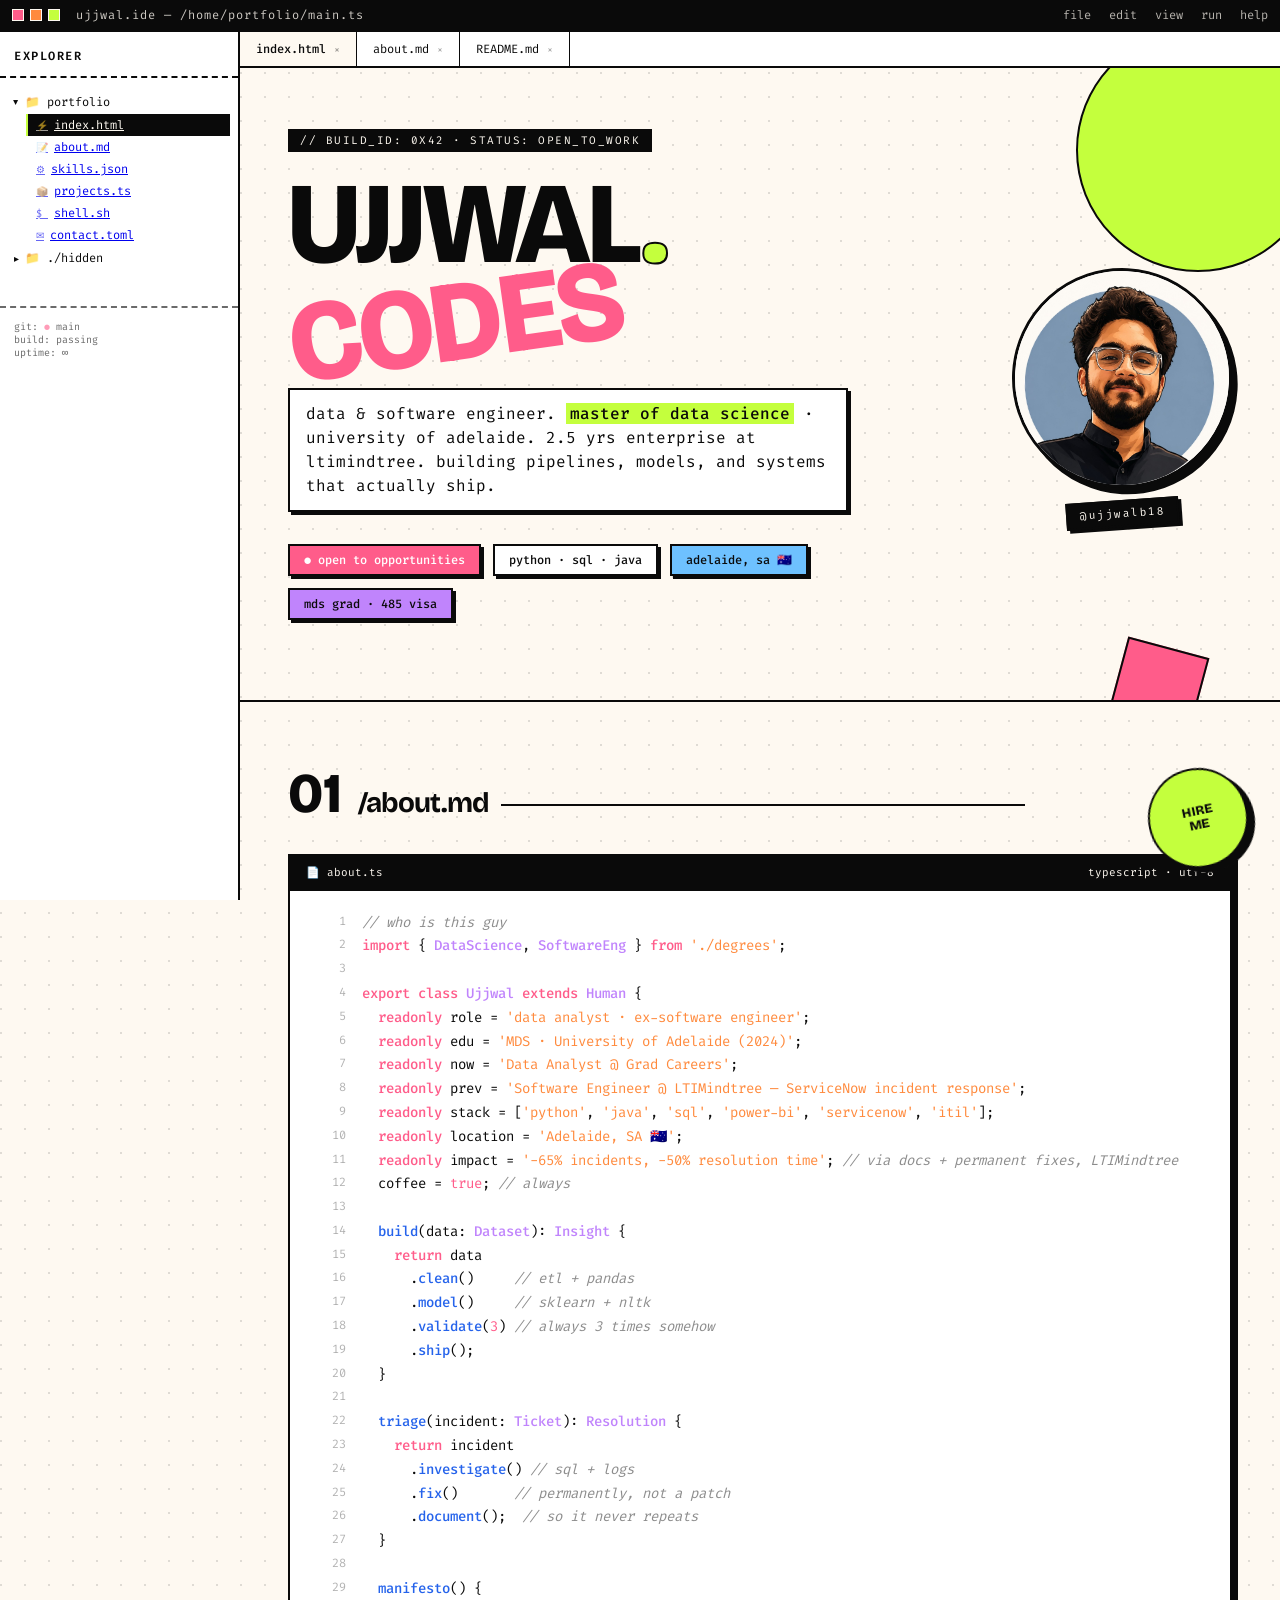
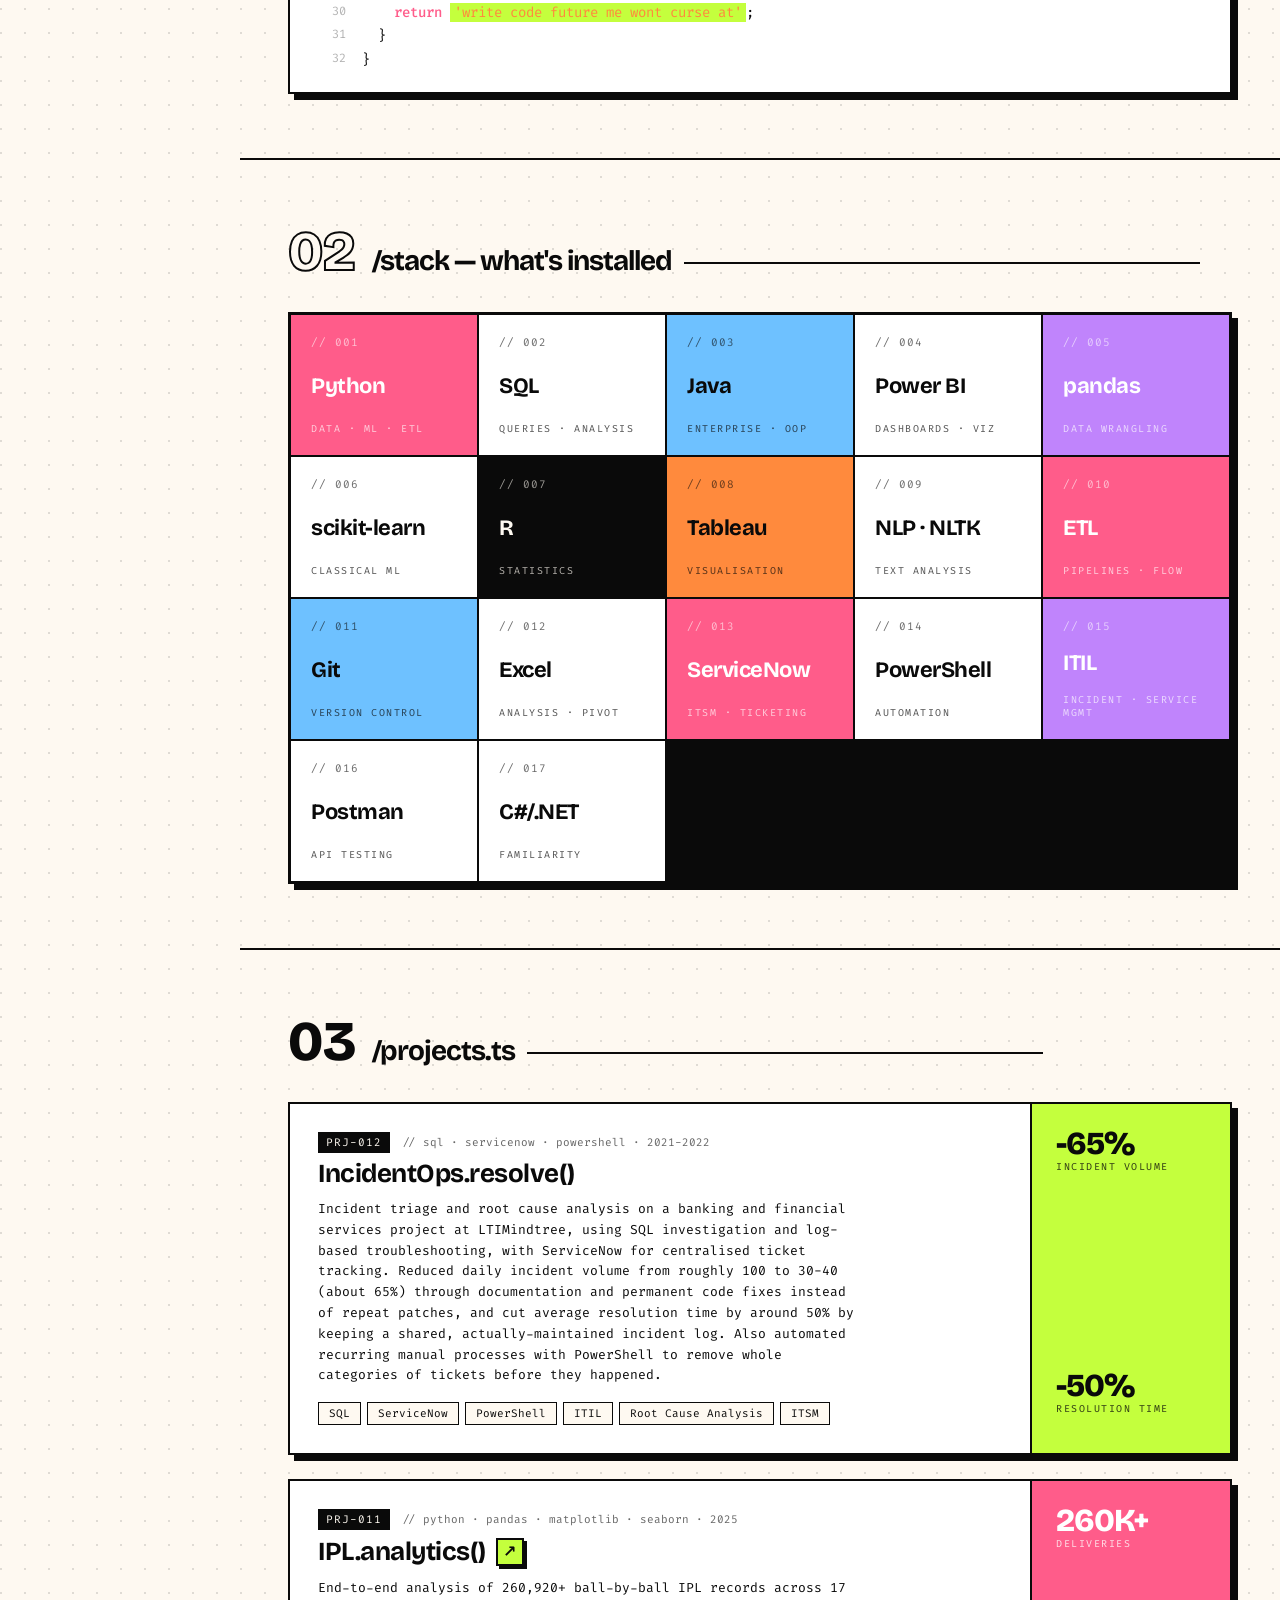
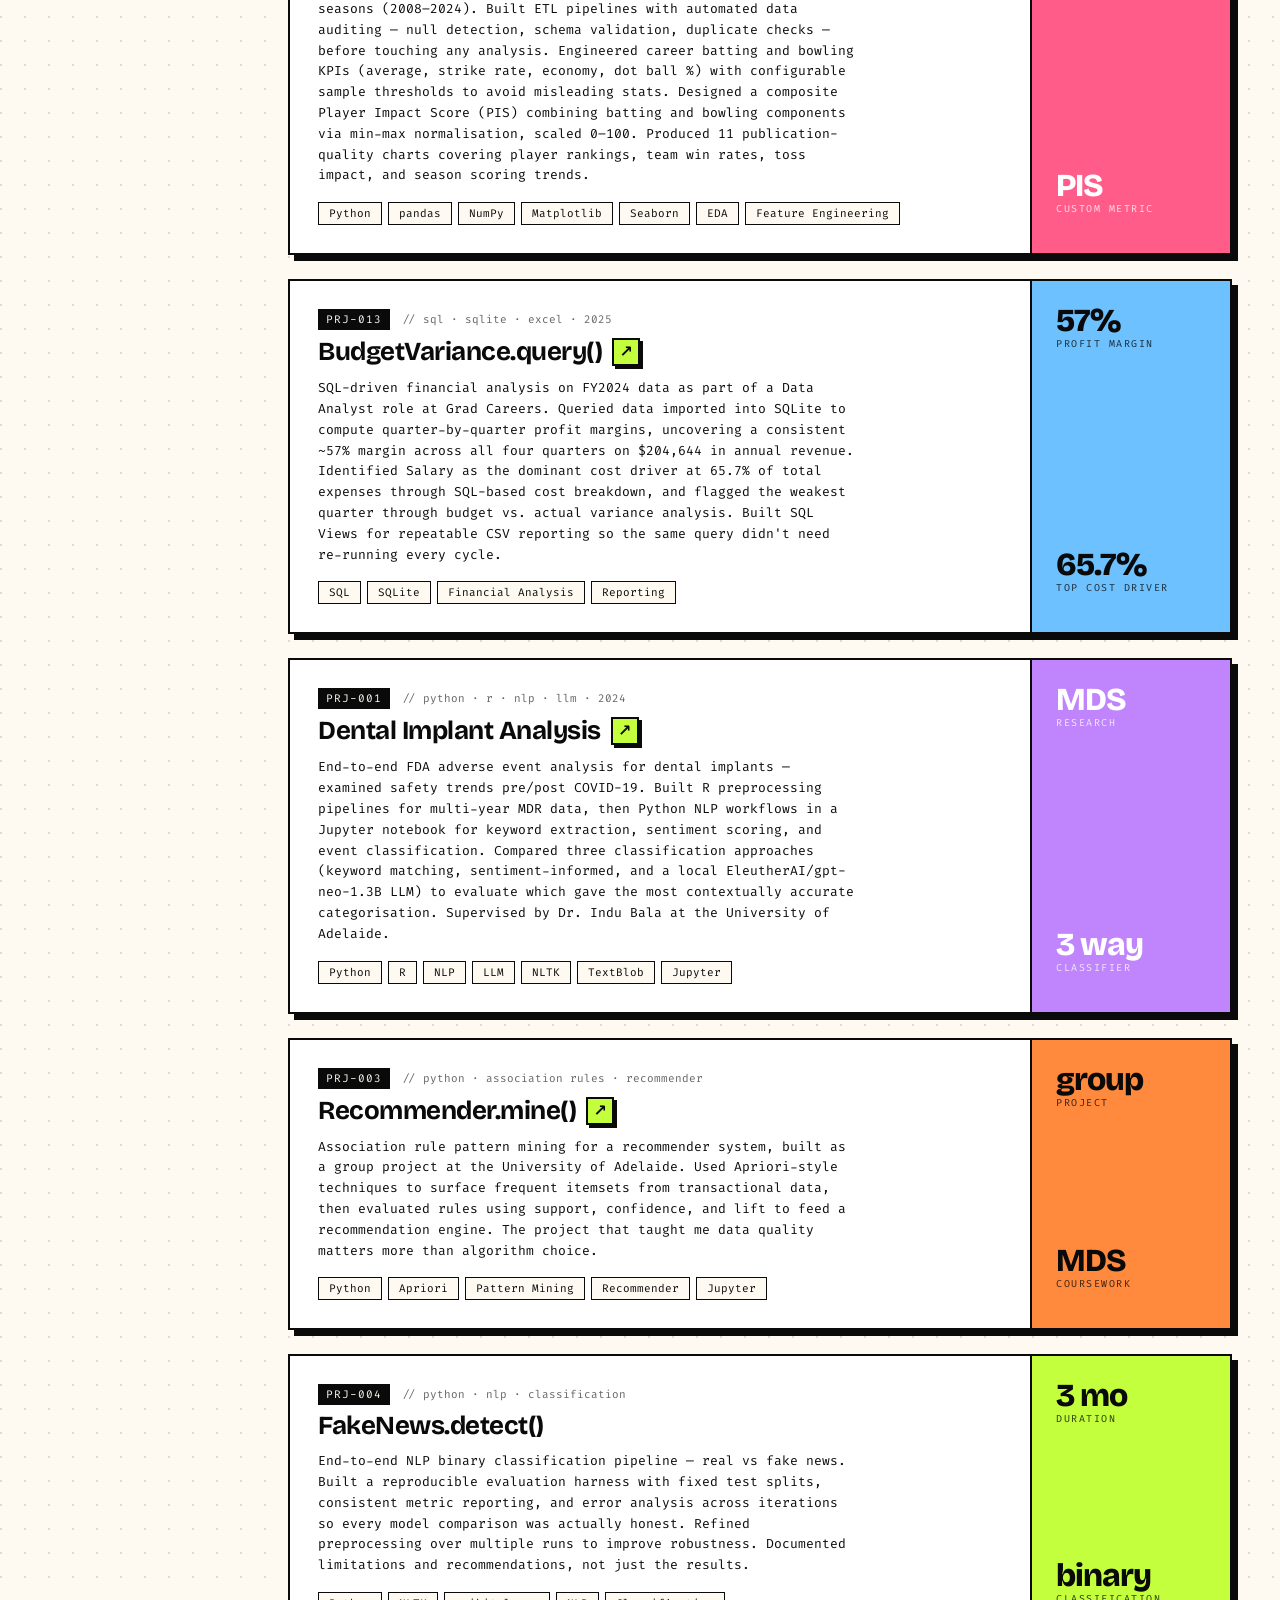
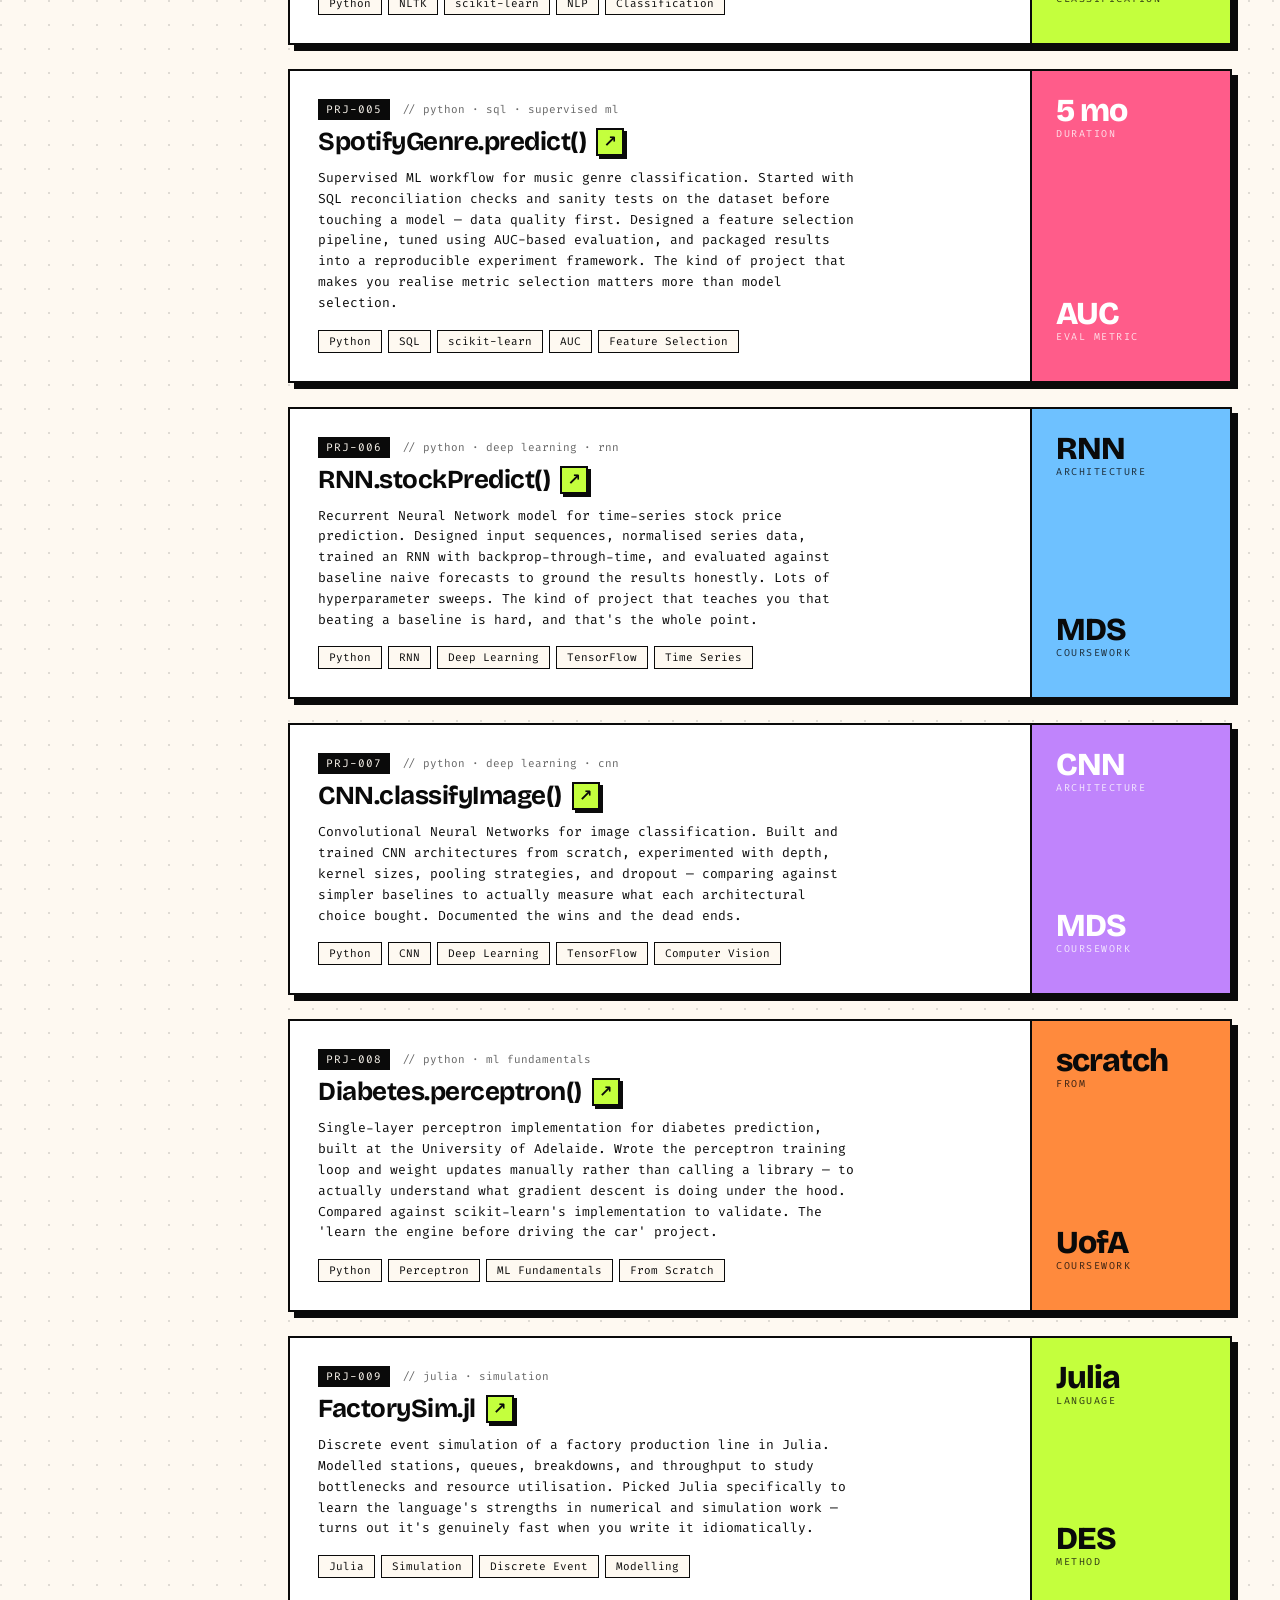
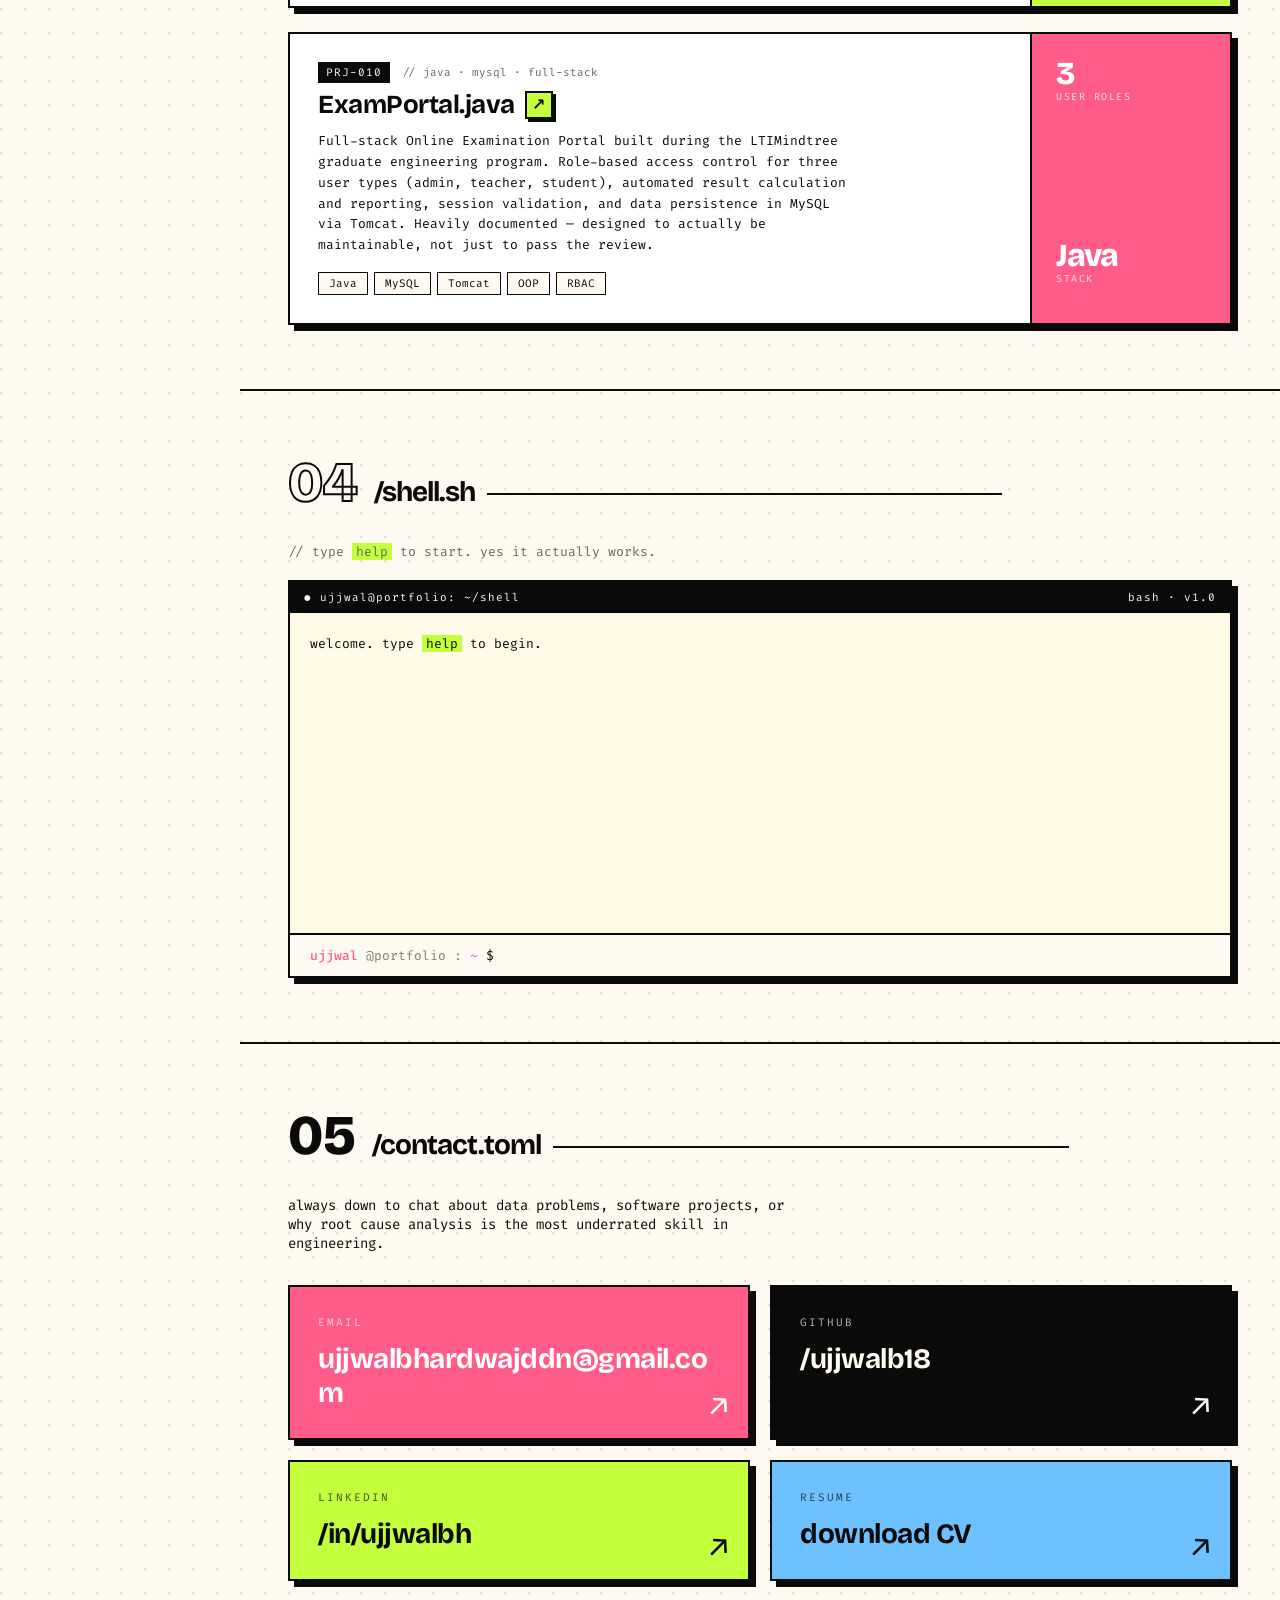
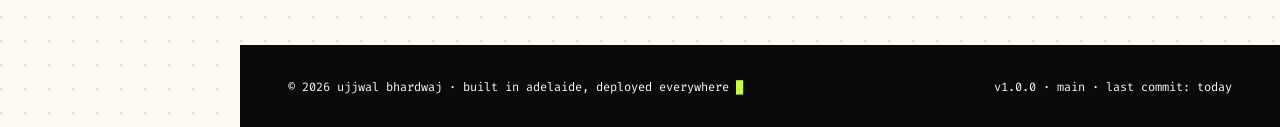
<file: index.html>
<!DOCTYPE html>
<html lang="en">
<head>
  <meta charset="UTF-8" />
  <meta name="viewport" content="width=device-width, initial-scale=1.0" />
  <title>Ujjwal Bhardwaj — Data &amp; Software Engineer</title>
  <meta name="description" content="Ujjwal Bhardwaj — Data &amp; Software Engineer. MDS from University of Adelaide, 2.5 yrs at LTIMindtree. Building pipelines, models, and systems that ship." />

  <!-- favicon (uses the avatar as a small profile icon) -->
  <link rel="icon" type="image/png" href="assets/avatar.png" />

  <!-- fonts -->
  <link rel="preconnect" href="https://fonts.googleapis.com">
  <link rel="preconnect" href="https://fonts.gstatic.com" crossorigin>
  <link href="https://fonts.googleapis.com/css2?family=Fira+Code:wght@300;400;500;600&family=Bricolage+Grotesque:wght@400;700;900&display=swap" rel="stylesheet">

  <!-- styles, in cascade order -->
  <link rel="stylesheet" href="css/variables.css" />
  <link rel="stylesheet" href="css/base.css" />
  <link rel="stylesheet" href="css/layout.css" />
  <link rel="stylesheet" href="css/components.css" />
  <link rel="stylesheet" href="css/sections.css" />
</head>
<body>

  <!-- ============================================
       Each <div data-component="X"> placeholder
       is replaced at runtime by /components/X.html
       ============================================ -->

  <div data-component="topbar"></div>

  <div class="ide">
    <div data-component="sidebar"></div>

    <main class="main">
      <div data-component="tabs"></div>
      <div data-component="hero"></div>
      <div data-component="about"></div>
      <div data-component="skills"></div>
      <div data-component="projects"></div>
      <div data-component="terminal"></div>
      <div data-component="contact"></div>
      <div data-component="footer"></div>
    </main>
  </div>

  <!-- floating sticker + popup (outside ide grid so it overlays) -->
  <div data-component="sticker"></div>

  <script type="module" src="js/main.js"></script>
</body>
</html>
</file>
<file: css/variables.css>
/* =========================================
   DESIGN TOKENS
   Edit colors, fonts, and shadows here.
   These cascade everywhere else in the site.
   ========================================= */

:root {
  /* color palette */
  --bg: #fef9f1;        /* cream paper background */
  --ink: #0a0a0a;       /* near-black, all borders + text */
  --paper: #ffffff;     /* card surfaces */

  /* accent colors */
  --rose: #ff5c8a;      /* hot pink */
  --acid: #c4ff3d;      /* highlighter green */
  --sky: #6ec1ff;       /* powder blue */
  --orange: #ff8a3d;    /* warm orange */
  --violet: #c084fc;    /* lavender */

  /* shadows (offset, no blur — brutalist style) */
  --shadow: 6px 6px 0 var(--ink);
  --shadow-sm: 3px 3px 0 var(--ink);

  /* type stack */
  --mono: 'Fira Code', ui-monospace, monospace;
  --display: 'Bricolage Grotesque', system-ui, sans-serif;
}
</file>
<file: css/base.css>
/* =========================================
   BASE
   Reset + body baseline + global animations.
   ========================================= */

* {
  box-sizing: border-box;
  margin: 0;
  padding: 0;
}

html, body {
  background: var(--bg);
  color: var(--ink);
  font-family: var(--mono);
  overflow-x: hidden;
}

body {
  background-image:
    radial-gradient(circle at 1px 1px, rgba(0, 0, 0, 0.12) 1px, transparent 0);
  background-size: 24px 24px;
  min-height: 100vh;
}

/* shared blink animation, used in a few places */
@keyframes blink {
  50% { opacity: 0; }
}
</file>
<file: css/layout.css>
/* =========================================
   LAYOUT
   The IDE chrome — topbar, sidebar, tabs, foot.
   ========================================= */

/* ---------- TOPBAR ---------- */
.topbar {
  display: flex;
  align-items: center;
  border-bottom: 2px solid var(--ink);
  background: var(--ink);
  color: var(--bg);
  font-size: 12px;
  height: 32px;
  padding: 0 12px;
  gap: 16px;
  position: sticky;
  top: 0;
  z-index: 100;
}
.topbar .dots { display: flex; gap: 6px; }
.topbar .dots span {
  width: 12px;
  height: 12px;
  border: 1.5px solid var(--bg);
}
.topbar .dots span:nth-child(1) { background: var(--rose); }
.topbar .dots span:nth-child(2) { background: var(--orange); }
.topbar .dots span:nth-child(3) { background: var(--acid); }
.topbar .title { letter-spacing: 1px; opacity: 0.8; }
.topbar .menu { display: flex; gap: 18px; margin-left: auto; }
.topbar .menu span { opacity: 0.7; }

/* ---------- IDE GRID ---------- */
.ide {
  display: grid;
  grid-template-columns: 240px 1fr;
  min-height: calc(100vh - 32px);
}
.main { display: flex; flex-direction: column; min-width: 0; }

/* ---------- SIDEBAR ---------- */
.sidebar {
  border-right: 2px solid var(--ink);
  background: var(--paper);
  padding: 16px 0;
  position: sticky;
  top: 32px;
  height: calc(100vh - 32px);
  overflow-y: auto;
  font-size: 12px;
}
.sidebar-head {
  padding: 0 14px 12px;
  text-transform: uppercase;
  letter-spacing: 1.5px;
  font-weight: 600;
  border-bottom: 2px dashed var(--ink);
  margin-bottom: 8px;
}
.tree { padding: 4px 8px; }
.tree-folder {
  cursor: pointer;
  padding: 4px 6px;
  user-select: none;
  display: flex;
  align-items: center;
  gap: 6px;
}
.tree-folder:hover { background: var(--acid); }
.tree-folder .arrow {
  display: inline-block;
  transition: transform 0.2s;
  font-size: 10px;
}
.tree-folder.open .arrow { transform: rotate(90deg); }
.tree-children { padding-left: 18px; display: none; }
.tree-folder.open + .tree-children { display: block; }
.tree-file {
  cursor: pointer;
  padding: 3px 8px;
  display: flex;
  align-items: center;
  gap: 6px;
  border-left: 2px solid transparent;
}
.tree-file:hover {
  background: var(--bg);
  border-left-color: var(--rose);
}
.tree-file.active {
  background: var(--ink);
  color: var(--bg);
  border-left-color: var(--acid);
}
.tree-file .icon { font-size: 10px; opacity: 0.6; }
.sidebar-footer {
  margin-top: 32px;
  padding: 12px 14px;
  border-top: 2px dashed var(--ink);
  font-size: 10px;
  opacity: 0.6;
}
.sidebar-footer .blink {
  color: var(--rose);
  animation: blink 1s steps(2) infinite;
}

/* ---------- TABS ---------- */
.tabs {
  display: flex;
  border-bottom: 2px solid var(--ink);
  background: var(--paper);
  overflow-x: auto;
  height: 36px;
}
.tab {
  padding: 0 16px;
  display: flex;
  align-items: center;
  gap: 8px;
  font-size: 12px;
  border-right: 1.5px solid var(--ink);
  white-space: nowrap;
}
.tab.active { background: var(--bg); font-weight: 500; }
.tab .x { opacity: 0.4; font-size: 10px; }

/* ---------- BLOCK SECTIONS ---------- */
.block {
  padding: 64px 48px;
  border-bottom: 2px solid var(--ink);
}
.block-head {
  display: flex;
  align-items: baseline;
  gap: 16px;
  margin-bottom: 32px;
}
.block-num {
  font-family: var(--display);
  font-size: 56px;
  font-weight: 900;
  line-height: 1;
}
.block-num.outline {
  color: transparent;
  -webkit-text-stroke: 2px var(--ink);
}
.block-title {
  font-family: var(--display);
  font-size: 28px;
  font-weight: 700;
  letter-spacing: -1px;
  flex: 1;
}
.block-title::after {
  content: '';
  display: inline-block;
  width: 60%;
  height: 2px;
  background: var(--ink);
  margin-left: 12px;
  vertical-align: middle;
}

/* ---------- FOOTER ---------- */
.foot {
  padding: 32px 48px;
  background: var(--ink);
  color: var(--bg);
  display: flex;
  justify-content: space-between;
  align-items: center;
  font-size: 12px;
}
.foot .blink {
  color: var(--acid);
  animation: blink 1s steps(2) infinite;
}

/* ---------- RESPONSIVE ---------- */
@media (max-width: 880px) {
  .ide { grid-template-columns: 1fr; }
  .sidebar { display: none; }
  .block { padding: 40px 24px; }
  .foot {
    flex-direction: column;
    gap: 8px;
    padding: 24px;
  }
}
</file>
<file: css/components.css>
/* =========================================
   COMPONENTS
   Reusable UI bits: pills, cards, codefile,
   terminal, sticker, popup, avatar.
   ========================================= */

/* ---------- PILLS ---------- */
.pill {
  padding: 6px 14px;
  background: var(--paper);
  border: 2px solid var(--ink);
  font-size: 12px;
  font-weight: 500;
  box-shadow: var(--shadow-sm);
}
.pill.rose   { background: var(--rose);   color: var(--paper); }
.pill.sky    { background: var(--sky); }
.pill.violet { background: var(--violet); }

/* ---------- HERO AVATAR ---------- */
.hero-grid {
  display: grid;
  grid-template-columns: 1fr auto;
  gap: 48px;
  align-items: center;
  position: relative;
  z-index: 2;
}
.hero-text { min-width: 0; }
.hero-avatar-wrap {
  display: flex;
  flex-direction: column;
  align-items: center;
  gap: 12px;
  position: relative;
  z-index: 3;
}
.hero-avatar {
  width: 220px;
  height: 220px;
  border: 3px solid var(--ink);
  background: var(--paper);
  box-shadow: var(--shadow);
  overflow: hidden;
  border-radius: 50%;
  transform: rotate(3deg);
  transition: transform 0.3s ease;
}
.hero-avatar:hover { transform: rotate(-3deg) scale(1.04); }
.hero-avatar img {
  width: 100%;
  height: 100%;
  object-fit: cover;
  display: block;
}
.avatar-label {
  background: var(--ink);
  color: var(--bg);
  padding: 4px 12px;
  font-size: 11px;
  letter-spacing: 1.5px;
  border: 2px solid var(--ink);
  box-shadow: var(--shadow-sm);
  transform: rotate(-4deg);
}

/* ---------- CODEFILE ---------- */
.codefile {
  background: var(--paper);
  border: 2px solid var(--ink);
  box-shadow: var(--shadow);
  font-size: 14px;
  line-height: 1.7;
  overflow: hidden;
}
.codefile-head {
  background: var(--ink);
  color: var(--bg);
  padding: 8px 16px;
  font-size: 11px;
  display: flex;
  justify-content: space-between;
}
.codefile-body {
  padding: 20px 24px;
  counter-reset: line;
}
.cl {
  display: grid;
  grid-template-columns: 32px 1fr;
  gap: 16px;
}
.cl::before {
  counter-increment: line;
  content: counter(line);
  color: rgba(0, 0, 0, 0.3);
  font-size: 12px;
  text-align: right;
  user-select: none;
}
.kw      { color: var(--rose);   font-weight: 500; }
.cls     { color: var(--violet); font-weight: 500; }
.fn      { color: #2563eb;       font-weight: 500; }
.str     { color: var(--orange); }
.cmt     { color: rgba(0, 0, 0, 0.45); font-style: italic; }
.num-lit { color: var(--rose); }
.hl      { background: var(--acid); padding: 0 4px; }

/* ---------- SKILL CELLS ---------- */
.skills-wall {
  display: grid;
  grid-template-columns: repeat(auto-fill, minmax(180px, 1fr));
  gap: 0;
  border: 2px solid var(--ink);
  background: var(--ink);
  box-shadow: var(--shadow);
}
.skill-cell {
  background: var(--paper);
  padding: 20px;
  margin: 1px;
  transition: all 0.2s;
  min-height: 140px;
  display: flex;
  flex-direction: column;
  justify-content: space-between;
}
.skill-cell:hover {
  background: var(--acid);
  transform: scale(1.05);
  z-index: 5;
  position: relative;
  box-shadow: var(--shadow-sm);
}
.skill-cell.rose   { background: var(--rose);   color: var(--paper); }
.skill-cell.sky    { background: var(--sky); }
.skill-cell.violet { background: var(--violet); color: var(--paper); }
.skill-cell.dark   { background: var(--ink);    color: var(--bg); }
.skill-cell.dark:hover {
  background: var(--ink);
  color: var(--acid);
  transform: scale(1.05);
}
.skill-cell.orange { background: var(--orange); }
.skill-cell .skill-num {
  font-size: 11px;
  opacity: 0.6;
  letter-spacing: 1px;
}
.skill-cell .skill-name {
  font-family: var(--display);
  font-size: 22px;
  font-weight: 700;
  line-height: 1.1;
  letter-spacing: -0.5px;
  margin: 8px 0;
}
.skill-cell .skill-cat {
  font-size: 10px;
  opacity: 0.7;
  text-transform: uppercase;
  letter-spacing: 1.5px;
}

/* ---------- PROJECT CARDS ---------- */
.projects-stack { display: grid; gap: 24px; }
.pcard {
  background: var(--paper);
  border: 2px solid var(--ink);
  box-shadow: var(--shadow);
  display: grid;
  grid-template-columns: 1fr 200px;
  overflow: hidden;
  transition: all 0.2s;
}
.pcard:hover {
  transform: translate(-3px, -3px);
  box-shadow: 9px 9px 0 var(--ink);
}
.pcard-body { padding: 28px; }
.pcard-head {
  display: flex;
  align-items: center;
  gap: 12px;
  margin-bottom: 8px;
}
.pcard-id {
  font-size: 11px;
  background: var(--ink);
  color: var(--bg);
  padding: 3px 8px;
  letter-spacing: 1px;
}
.pcard h3 {
  font-family: var(--display);
  font-size: 26px;
  font-weight: 700;
  letter-spacing: -0.5px;
  margin: 8px 0 12px;
  line-height: 1;
  display: flex;
  align-items: center;
  gap: 10px;
}
.pcard-link {
  display: inline-flex;
  align-items: center;
  justify-content: center;
  width: 28px;
  height: 28px;
  background: var(--acid);
  border: 2px solid var(--ink);
  color: var(--ink);
  text-decoration: none;
  font-size: 16px;
  font-weight: 700;
  transition: all 0.15s;
  box-shadow: var(--shadow-sm);
}
.pcard-link:hover {
  background: var(--rose);
  color: var(--paper);
  transform: translate(-2px, -2px);
  box-shadow: 5px 5px 0 var(--ink);
}
.pcard p {
  font-size: 13px;
  line-height: 1.6;
  margin-bottom: 16px;
  max-width: 540px;
}
.ptags { display: flex; gap: 6px; flex-wrap: wrap; }
.ptag {
  font-size: 11px;
  padding: 3px 10px;
  background: var(--bg);
  border: 1.5px solid var(--ink);
}
.pcard-side {
  background: var(--acid);
  border-left: 2px solid var(--ink);
  padding: 24px;
  display: flex;
  flex-direction: column;
  justify-content: space-between;
  font-size: 11px;
}
/* alternating side colors — works with 10 cards by cycling */
.pcard:nth-child(5n+2) .pcard-side { background: var(--rose);   color: var(--paper); }
.pcard:nth-child(5n+3) .pcard-side { background: var(--sky); }
.pcard:nth-child(5n+4) .pcard-side { background: var(--violet); color: var(--paper); }
.pcard:nth-child(5n+5) .pcard-side { background: var(--orange); }

.pcard-stat { margin-bottom: 14px; }
.pcard-stat .v {
  font-family: var(--display);
  font-size: 32px;
  font-weight: 900;
  line-height: 1;
  letter-spacing: -1px;
}
.pcard-stat .l {
  font-size: 10px;
  text-transform: uppercase;
  letter-spacing: 1.5px;
  opacity: 0.8;
}

/* ---------- TERMINAL ---------- */
.term-wrap {
  background: var(--paper);
  border: 2px solid var(--ink);
  box-shadow: var(--shadow);
}
.term-bar {
  background: var(--ink);
  color: var(--bg);
  padding: 8px 14px;
  font-size: 11px;
  display: flex;
  justify-content: space-between;
  letter-spacing: 1px;
}
.term-screen {
  padding: 20px;
  height: 320px;
  overflow-y: auto;
  font-size: 13px;
  line-height: 1.7;
  background: #fefae5;
}
.term-screen::-webkit-scrollbar { width: 8px; }
.term-screen::-webkit-scrollbar-thumb { background: var(--ink); }
.term-line { white-space: pre-wrap; word-break: break-word; }
.p-user { color: var(--rose);   font-weight: 500; }
.p-host { color: var(--ink);    opacity: 0.5; }
.p-path { color: var(--violet); font-weight: 500; }
.term-out .ok  { color: #16a34a; font-weight: 500; }
.term-out .err { color: var(--rose); }
.term-input-row {
  border-top: 2px solid var(--ink);
  padding: 12px 20px;
  display: flex;
  align-items: center;
  gap: 8px;
  background: var(--bg);
  font-size: 13px;
}
.term-input {
  flex: 1;
  background: transparent;
  border: 0;
  outline: 0;
  font-family: var(--mono);
  font-size: 13px;
  color: var(--ink);
  caret-color: var(--rose);
}

/* ---------- CONTACT CARDS ---------- */
.contact-mosaic {
  display: grid;
  grid-template-columns: repeat(2, 1fr);
  gap: 20px;
}
.ccard {
  border: 2px solid var(--ink);
  padding: 28px;
  background: var(--paper);
  box-shadow: var(--shadow);
  text-decoration: none;
  color: var(--ink);
  transition: all 0.15s;
  position: relative;
  overflow: hidden;
}
.ccard:hover {
  transform: translate(-3px, -3px);
  box-shadow: 9px 9px 0 var(--ink);
}
.ccard:nth-child(1) { background: var(--rose); color: var(--paper); }
.ccard:nth-child(2) { background: var(--ink);  color: var(--bg); }
.ccard:nth-child(3) { background: var(--acid); }
.ccard:nth-child(4) { background: var(--sky); }
.ccard .label {
  font-size: 11px;
  text-transform: uppercase;
  letter-spacing: 2px;
  opacity: 0.7;
}
.ccard .val {
  font-family: var(--display);
  font-size: 28px;
  font-weight: 700;
  margin-top: 12px;
  letter-spacing: -0.5px;
  word-break: break-all;
}
.ccard .arrow {
  position: absolute;
  bottom: 16px;
  right: 20px;
  font-size: 32px;
  line-height: 1;
  transition: transform 0.2s;
}
.ccard:hover .arrow { transform: translate(4px, -4px); }

/* ---------- DRAGGABLE STICKER ---------- */
.sticker {
  position: fixed;
  width: 100px;
  height: 100px;
  background: var(--acid);
  border: 2px solid var(--ink);
  border-radius: 50%;
  display: flex;
  align-items: center;
  justify-content: center;
  font-family: var(--display);
  font-weight: 900;
  font-size: 13px;
  text-align: center;
  cursor: grab;
  box-shadow: var(--shadow);
  z-index: 90;
  user-select: none;
  transform: rotate(-12deg);
  bottom: 32px;
  right: 32px;
  line-height: 1.1;
  padding: 8px;
  transition: transform 0.15s ease;
  color: var(--ink);
}
.sticker:hover {
  transform: rotate(-8deg) scale(1.05);
}
.sticker:active { cursor: grabbing; }

/* ---------- CONTACT POPUP ---------- */
/* hidden by default — display only set when .open is added.
   the [hidden] attr also forces display:none for safety. */
.contact-popup {
  position: fixed;
  inset: 0;
  background: rgba(10, 10, 10, 0.6);
  z-index: 200;
  display: none;
  align-items: center;
  justify-content: center;
  padding: 24px;
  opacity: 0;
  transition: opacity 0.2s ease;
}
.contact-popup[hidden] { display: none !important; }
.contact-popup.open {
  display: flex;
  opacity: 1;
}
.contact-popup-card {
  background: var(--paper);
  border: 3px solid var(--ink);
  box-shadow: 10px 10px 0 var(--rose), 10px 10px 0 4px var(--ink);
  padding: 36px;
  max-width: 420px;
  width: 100%;
  position: relative;
  transform: scale(0.92) rotate(-1deg);
  transition: transform 0.2s ease;
}
.contact-popup.open .contact-popup-card {
  transform: scale(1) rotate(0);
}
.contact-popup-close {
  position: absolute;
  top: 12px;
  right: 12px;
  width: 32px;
  height: 32px;
  border: 2px solid var(--ink);
  background: var(--paper);
  cursor: pointer;
  font-size: 20px;
  font-weight: 700;
  line-height: 1;
  display: flex;
  align-items: center;
  justify-content: center;
  box-shadow: var(--shadow-sm);
  transition: all 0.15s;
  font-family: var(--mono);
  color: var(--ink);
}
.contact-popup-close:hover {
  background: var(--rose);
  color: var(--paper);
  transform: rotate(90deg);
}
.contact-popup-tag {
  display: inline-block;
  background: var(--ink);
  color: var(--bg);
  padding: 3px 10px;
  font-size: 10px;
  letter-spacing: 1.5px;
  text-transform: uppercase;
  margin-bottom: 16px;
}
.contact-popup-title {
  font-family: var(--display);
  font-size: 48px;
  font-weight: 900;
  letter-spacing: -2px;
  line-height: 1;
  margin-bottom: 8px;
}
.contact-popup-sub {
  font-size: 13px;
  color: rgba(0, 0, 0, 0.6);
  margin-bottom: 24px;
}
.contact-popup-actions {
  display: flex;
  flex-direction: column;
  gap: 12px;
}
.contact-action {
  display: grid;
  grid-template-columns: 44px 1fr 24px;
  align-items: center;
  gap: 14px;
  padding: 14px 16px;
  border: 2px solid var(--ink);
  background: var(--paper);
  text-decoration: none;
  color: var(--ink);
  transition: all 0.15s;
  box-shadow: var(--shadow-sm);
}
.contact-action:hover {
  transform: translate(-2px, -2px);
  box-shadow: 5px 5px 0 var(--ink);
}
.contact-action.email:hover    { background: var(--acid); }
.contact-action.linkedin:hover { background: var(--sky); }
.ca-icon {
  width: 44px;
  height: 44px;
  background: var(--ink);
  color: var(--bg);
  display: flex;
  align-items: center;
  justify-content: center;
  font-size: 18px;
  font-weight: 700;
  font-family: var(--display);
}
.contact-action.linkedin .ca-icon { background: var(--sky); color: var(--ink); }
.ca-body {
  display: flex;
  flex-direction: column;
  gap: 2px;
  min-width: 0;
}
.ca-label {
  font-size: 10px;
  text-transform: uppercase;
  letter-spacing: 1.5px;
  opacity: 0.6;
}
.ca-val {
  font-family: var(--display);
  font-weight: 700;
  font-size: 15px;
  letter-spacing: -0.3px;
  word-break: break-all;
}
.ca-arrow {
  font-size: 20px;
  font-weight: 700;
}

/* ---------- MOBILE TWEAKS ---------- */
@media (max-width: 880px) {
  .hero-grid {
    grid-template-columns: 1fr;
    gap: 32px;
  }
  .hero-avatar-wrap {
    order: -1;
    align-items: flex-start;
  }
  .hero-avatar {
    width: 140px;
    height: 140px;
  }
  .pcard { grid-template-columns: 1fr; }
  .pcard-side {
    border-left: 0;
    border-top: 2px solid var(--ink);
    flex-direction: row;
    gap: 16px;
    flex-wrap: wrap;
  }
  .contact-mosaic { grid-template-columns: 1fr; }
  .sticker { display: none; } /* sticker hidden on mobile, contact section is enough */
  .contact-popup-card { padding: 28px 24px; }
  .contact-popup-title { font-size: 36px; }
}
</file>
<file: css/sections.css>
/* =========================================
   SECTIONS
   Section-specific overrides — mostly the hero,
   which has its own decorative shapes.
   ========================================= */

/* ---------- HERO ---------- */
.hero-block {
  padding: 60px 48px 80px;
  border-bottom: 2px solid var(--ink);
  position: relative;
  overflow: hidden;
}
.hero-block::before {
  content: '';
  position: absolute;
  top: -40px;
  right: -40px;
  width: 240px;
  height: 240px;
  background: var(--acid);
  border: 2px solid var(--ink);
  border-radius: 50%;
  z-index: 0;
}
.hero-block::after {
  content: '';
  position: absolute;
  bottom: -30px;
  right: 80px;
  width: 80px;
  height: 80px;
  background: var(--rose);
  border: 2px solid var(--ink);
  z-index: 0;
  transform: rotate(15deg);
}
.hero-tag {
  display: inline-block;
  background: var(--ink);
  color: var(--bg);
  padding: 4px 12px;
  font-size: 11px;
  letter-spacing: 1.5px;
  text-transform: uppercase;
  margin-bottom: 24px;
  position: relative;
  z-index: 2;
}
.hero-name {
  font-family: var(--display);
  font-size: clamp(48px, 9vw, 120px);
  font-weight: 900;
  line-height: 0.85;
  letter-spacing: -3px;
  position: relative;
  z-index: 2;
  margin-bottom: 16px;
}
.hero-name .squiggle {
  color: var(--rose);
  display: inline-block;
  transform: rotate(-8deg);
}
.hero-name .dot {
  color: var(--acid);
  -webkit-text-stroke: 2px var(--ink);
}
.hero-sub {
  font-size: 16px;
  max-width: 560px;
  line-height: 1.5;
  margin-bottom: 32px;
  position: relative;
  z-index: 2;
  background: var(--paper);
  padding: 12px 16px;
  border: 2px solid var(--ink);
  box-shadow: var(--shadow-sm);
  display: inline-block;
}
.hero-sub .marker {
  background: var(--acid);
  padding: 0 4px;
  font-weight: 500;
}
.hero-meta {
  display: flex;
  flex-wrap: wrap;
  gap: 12px;
  position: relative;
  z-index: 2;
}

/* ---------- TERMINAL SECTION INTRO ---------- */
.terminal-intro {
  font-size: 13px;
  margin-bottom: 20px;
  color: #666;
}

/* ---------- CONTACT SECTION INTRO ---------- */
.contact-intro {
  font-size: 14px;
  margin-bottom: 32px;
  max-width: 520px;
}

/* ---------- PROJECT META LINE ---------- */
.pcard-meta {
  font-size: 11px;
  color: #666;
}
</file>
